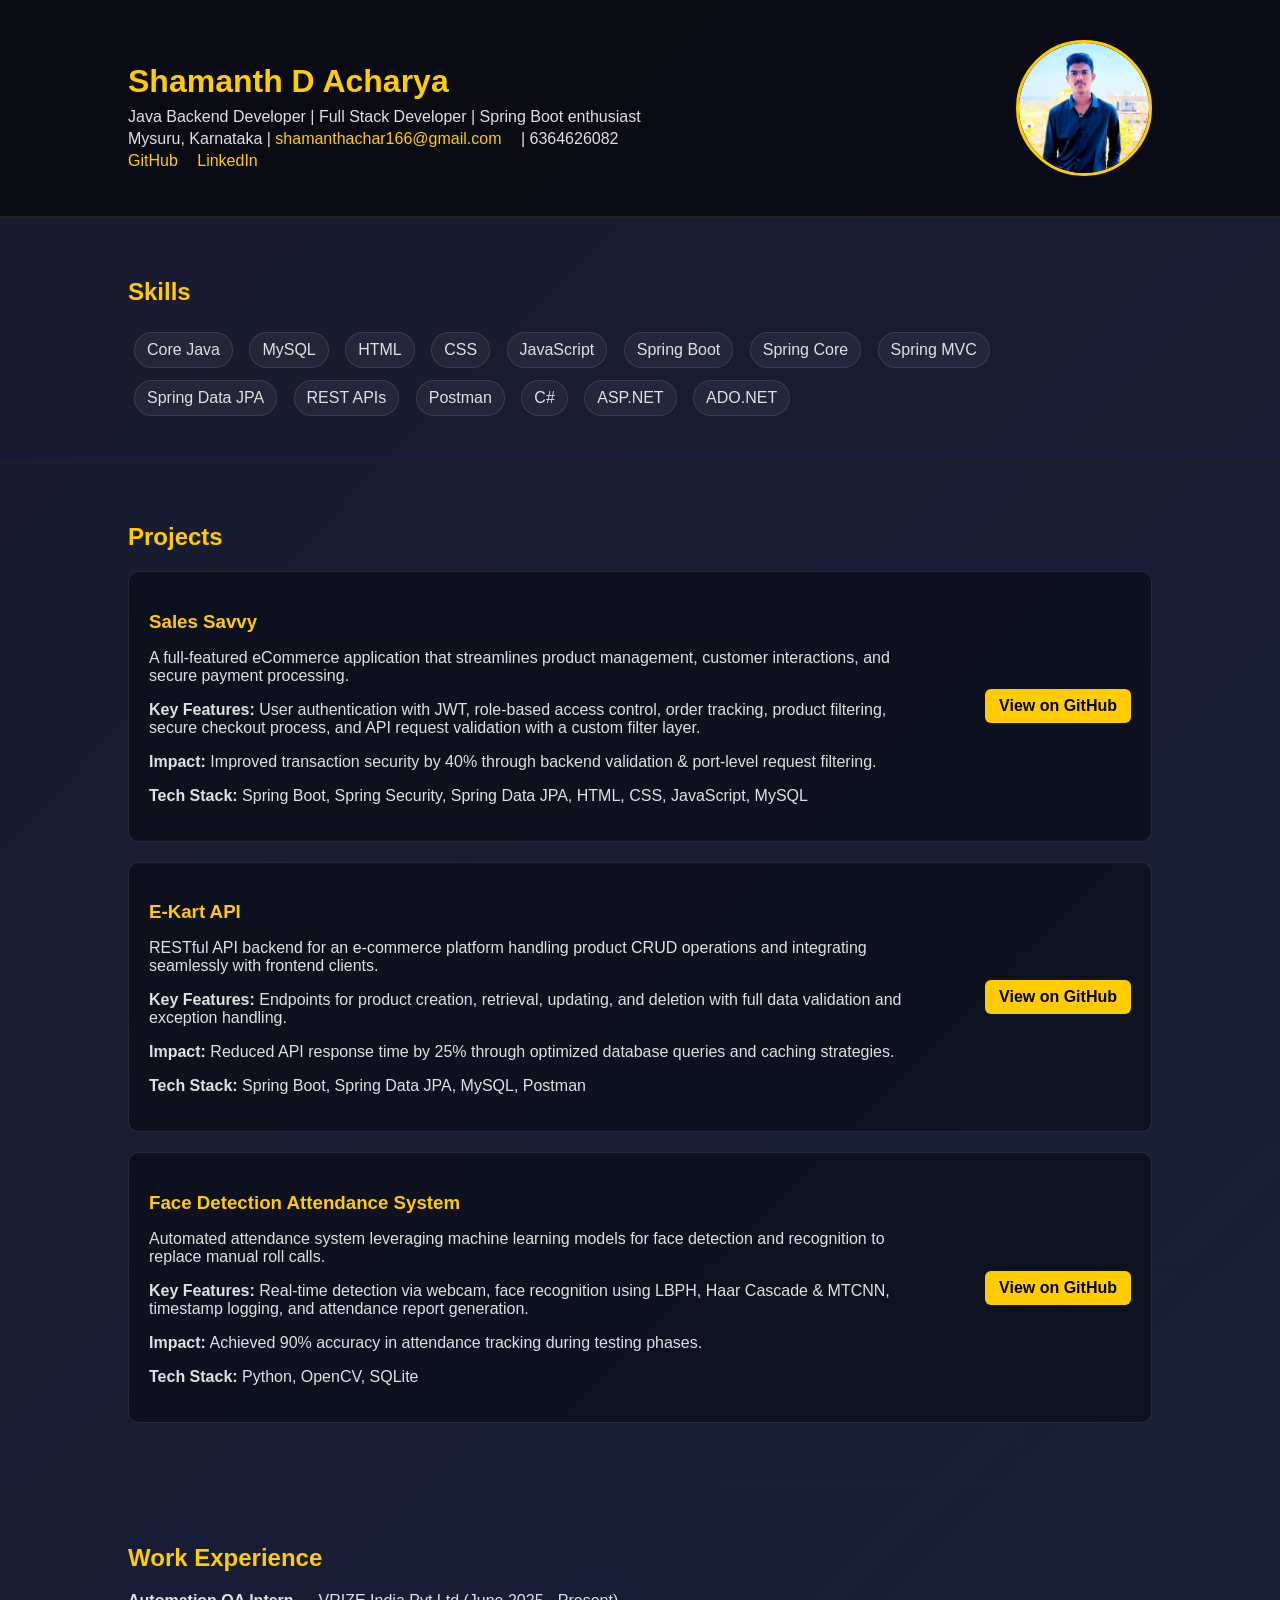
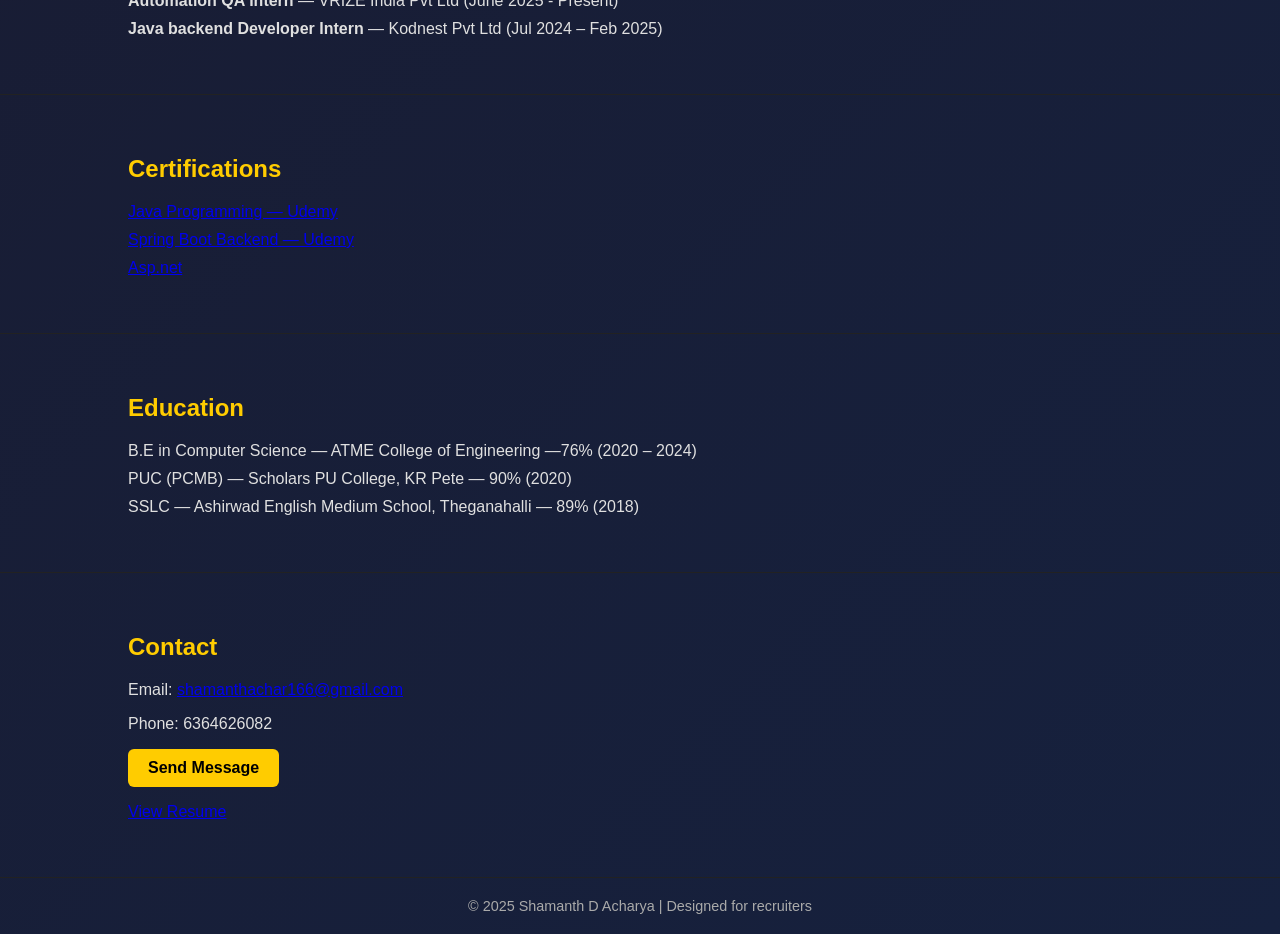
<file: index.html>
<!DOCTYPE html>
<html lang="en">
<head>
<meta charset="UTF-8" />
<meta name="viewport" content="width=device-width, initial-scale=1.0" />
<title>Shamanth D Acharya | Java Backend Developer</title>
</head>
<body>
    <link rel="stylesheet" href="style.css">

<header>
    <div>
        <h1>Shamanth D Acharya</h1>
        <p>Java Backend Developer | Full Stack Developer | Spring Boot enthusiast</p>
        <p>Mysuru, Karnataka | <a href="mailto:shamanthachar166@gmail.com">shamanthachar166@gmail.com</a> | 6364626082</p>
        <p>
            <a href="https://github.com/Sham1057u" target="_blank">GitHub</a> 
            <a href="http://linkedin.com/in/shamanthachar" target="_blank">LinkedIn</a>
        </p>
    </div>
    <img src="image.jpeg" alt="Shamanth Photo">
</header>

<section>
    <h2>Skills</h2>
    <div class="skills">
        <span>Core Java</span>
        <span>MySQL</span>
        <span>HTML</span>
        <span>CSS</span>
        <span>JavaScript</span>
        <span>Spring Boot</span>
        <span>Spring Core</span>
        <span>Spring MVC</span>
        <span>Spring Data JPA</span>
        <span>REST APIs</span>
        <span>Postman</span>
        <span>C#</span>
        <span>ASP.NET</span>
        <span>ADO.NET</span>
    </div>
</section>

<section>
    <h2>Projects</h2>
    <div class="project-card">
        <div class="project-info">
            <h3>Sales Savvy</h3>
            <p>A full-featured eCommerce application that streamlines product management, customer interactions, and secure payment processing.</p>
            <p><b>Key Features:</b> User authentication with JWT, role-based access control, order tracking, product filtering, secure checkout process, and API request validation with a custom filter layer.</p>
            <p><b>Impact:</b> Improved transaction security by 40% through backend validation & port-level request filtering.</p>
            <p><b>Tech Stack:</b> Spring Boot, Spring Security, Spring Data JPA, HTML, CSS, JavaScript, MySQL</p>
        </div>
        <a href="https://github.com/Sham1057u/SalesSavvy-backend" target="_blank">View on GitHub</a>
    </div>
    <div class="project-card">
        <div class="project-info">
            <h3>E-Kart API</h3>
            <p>RESTful API backend for an e-commerce platform handling product CRUD operations and integrating seamlessly with frontend clients.</p>
            <p><b>Key Features:</b> Endpoints for product creation, retrieval, updating, and deletion with full data validation and exception handling.</p>
            <p><b>Impact:</b> Reduced API response time by 25% through optimized database queries and caching strategies.</p>
            <p><b>Tech Stack:</b> Spring Boot, Spring Data JPA, MySQL, Postman</p>
        </div>
        <a href="https://github.com/Sham1057u/Ekart-API-CRUD-" target="_blank">View on GitHub</a>
    </div>
    <div class="project-card">
        <div class="project-info">
            <h3>Face Detection Attendance System</h3>
            <p>Automated attendance system leveraging machine learning models for face detection and recognition to replace manual roll calls.</p>
            <p><b>Key Features:</b> Real-time detection via webcam, face recognition using LBPH, Haar Cascade & MTCNN, timestamp logging, and attendance report generation.</p>
            <p><b>Impact:</b> Achieved 90% accuracy in attendance tracking during testing phases.</p>
            <p><b>Tech Stack:</b> Python, OpenCV, SQLite</p>
        </div>
        <a href="#" target="_blank">View on GitHub</a>
    </div>
</section>

<section>
    <h2>Work Experience</h2>
    <ul>
       
        <li><b>Automation QA Intern</b> — VRIZE India Pvt Ltd (June 2025 - Present)</li>
         <li><b>Java backend Developer Intern</b> — Kodnest Pvt Ltd (Jul 2024 – Feb 2025)</li>
    </ul>
</section>


<section>
    <h2>Certifications</h2>
    <ul>
        <li><a href="https://www.udemy.com/certificate/UC-d5efd099-0e4a-4c3a-bb67-aa26fba3e7b0/" target="_blank">Java Programming — Udemy</a></li>
        <li><a href="https://www.udemy.com/certificate/UC-91e26a4e-8141-4b75-96bf-87f08914f0f2/" target="_blank">Spring Boot Backend — Udemy</a></li>
        <li><a href="https://www.udemy.com/certificate/UC-4125b629-6561-4a04-bfbd-4440e50d1c01/" target="_blank">Asp.net</a></li>

    </ul>
</section>

<section>
    <h2>Education</h2>
    <ul>
        <li>B.E in Computer Science — ATME College of Engineering —76% (2020 – 2024)</li>
        <li>PUC (PCMB) — Scholars PU College, KR Pete — 90% (2020)</li>
        <li>SSLC — Ashirwad English Medium School, Theganahalli — 89% (2018)</li>
    </ul>
</section>



<section>
    <h2>Contact</h2>
    <p>Email: <a href="mailto:shamanthachar166@gmail.com">shamanthachar166@gmail.com</a></p>
    <p>Phone: 6364626082</p>
    <a class="contact-btn" href="https://mail.google.com/mail/?view=cm&fs=1&to=shamanthachar166@gmail.com" target="_blank">Send Message</a>
    <p><a href="https://drive.google.com/file/d/1h1T6FTpCTBScivVR36Tp8YVtrEbus56L/view?usp=drivesdk" download>View Resume</a></p>
</section>

<footer>
    &copy; 2025 Shamanth D Acharya | Designed for recruiters
</footer>

</body>
</html>
</file>
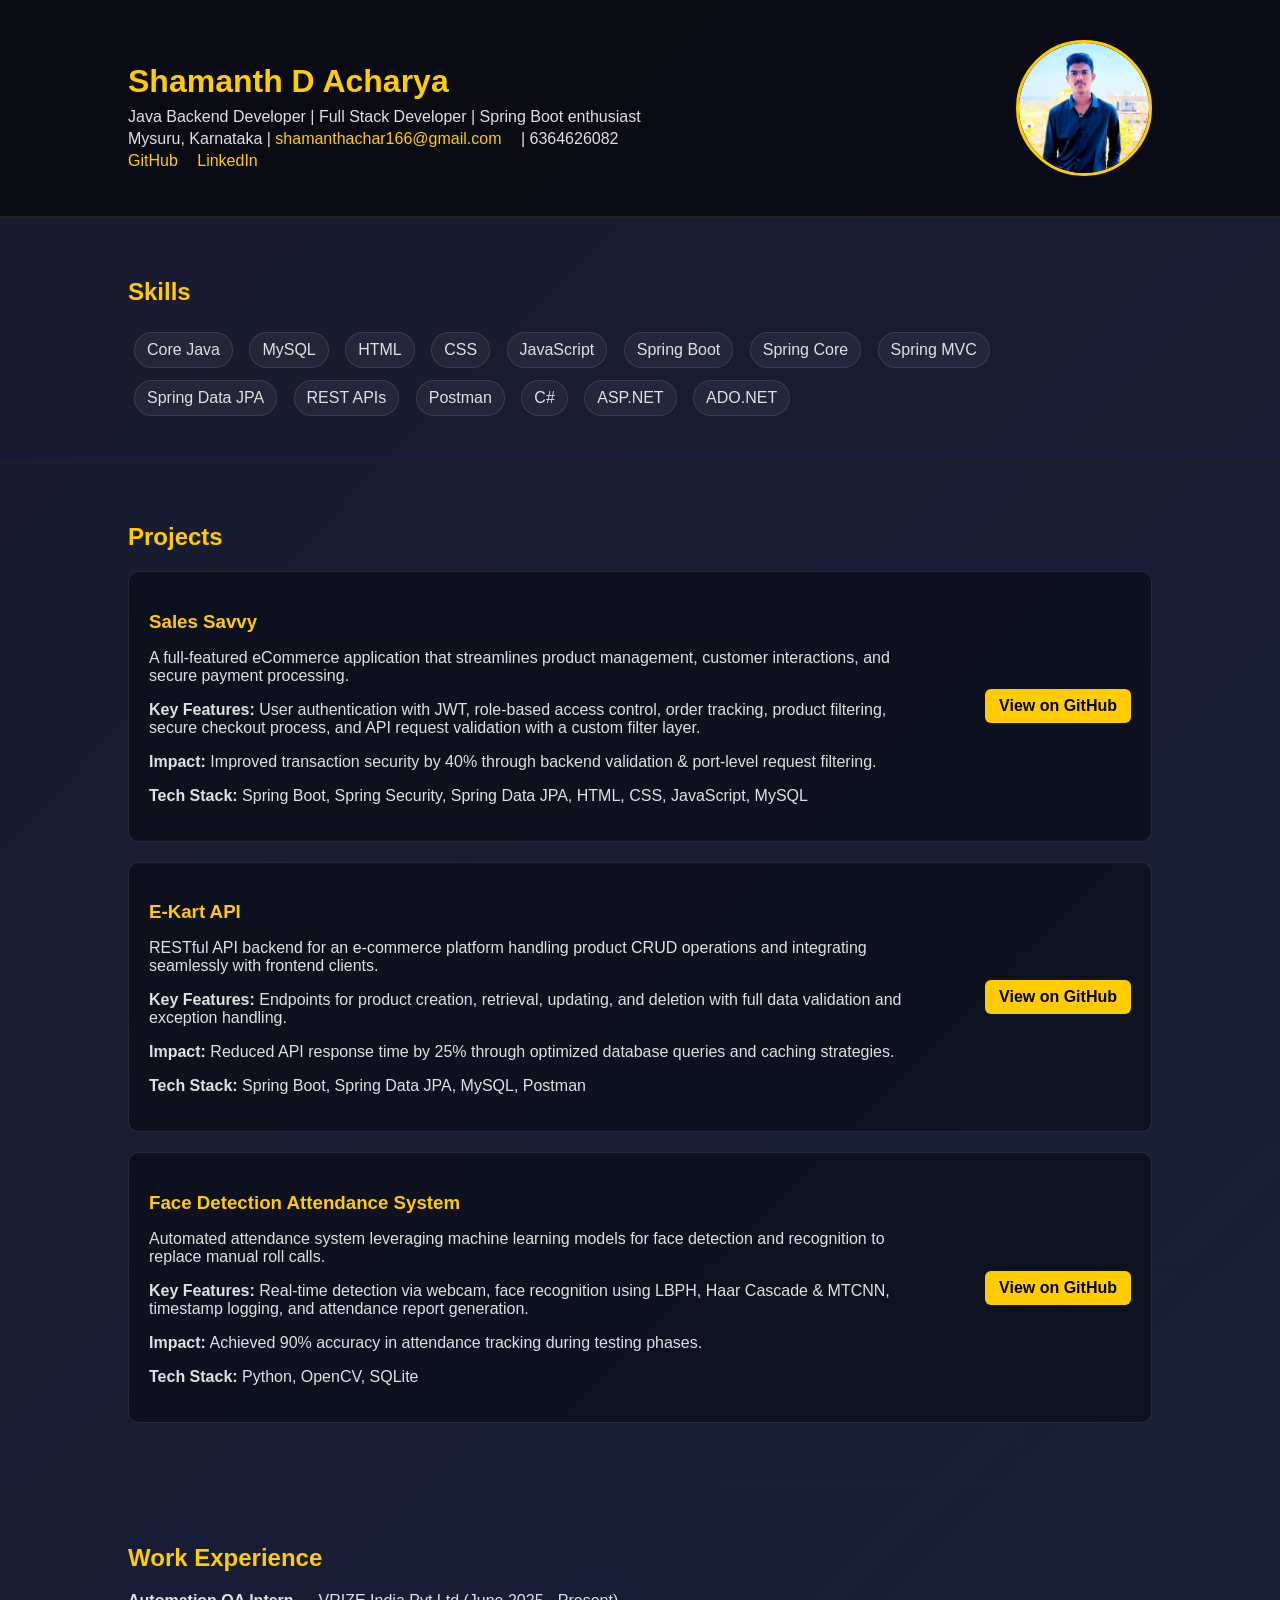
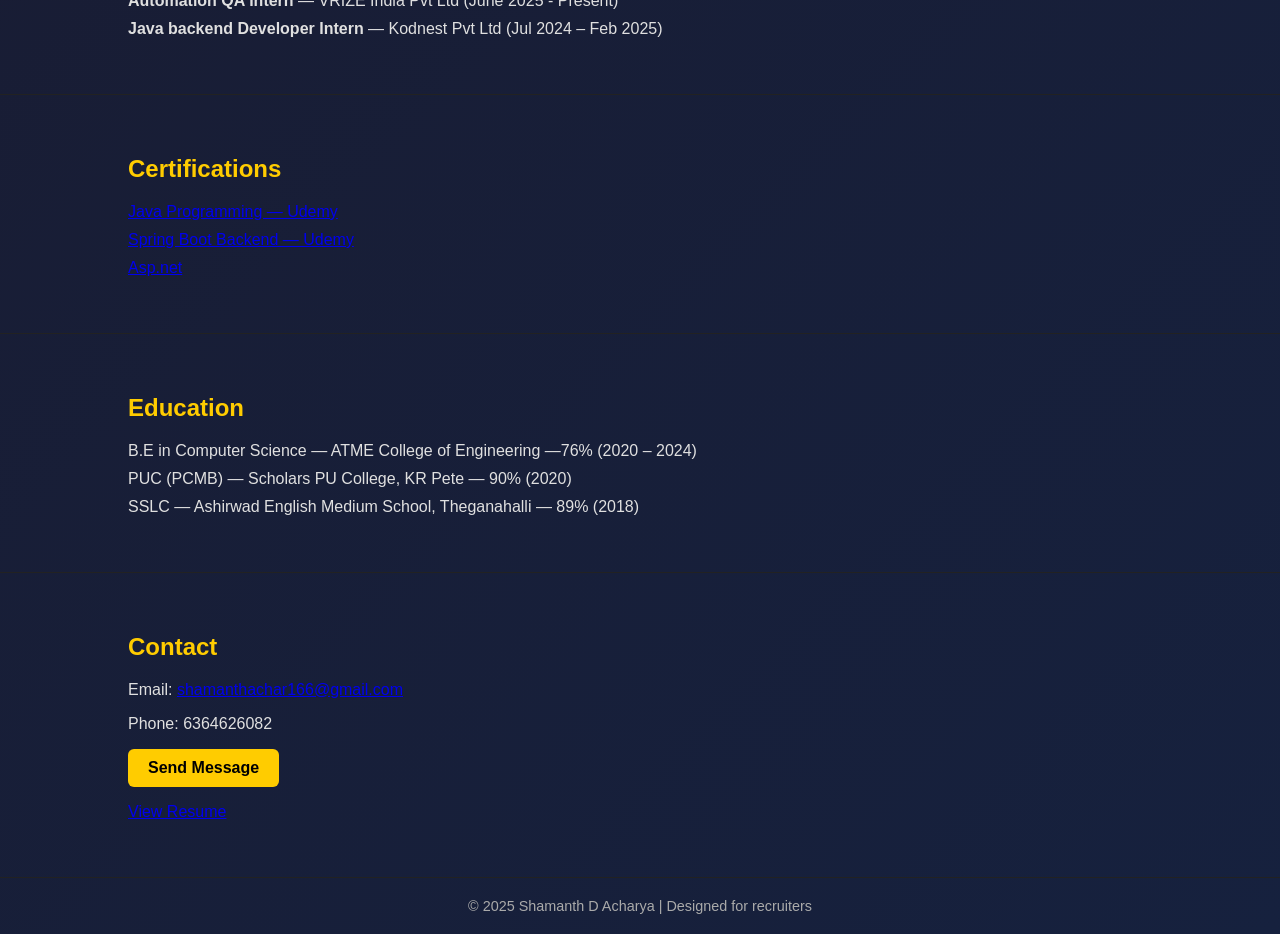
<file: index3.html>
<!DOCTYPE html>
<html lang="en">
<head>
<meta charset="UTF-8" />
<meta name="viewport" content="width=device-width, initial-scale=1.0" />
<title>Shamanth D Acharya | Java Backend Developer</title>
</head>
<body>
    <link rel="stylesheet" href="style.css">

<header>
    <div>
        <h1>Shamanth D Acharya</h1>
        <p>Java Backend Developer | Full Stack Developer | Spring Boot enthusiast</p>
        <p>Mysuru, Karnataka | <a href="mailto:shamanthachar166@gmail.com">shamanthachar166@gmail.com</a> | 6364626082</p>
        <p>
            <a href="https://github.com/Sham1057u" target="_blank">GitHub</a> 
            <a href="http://linkedin.com/in/shamanthachar" target="_blank">LinkedIn</a>
        </p>
    </div>
    <img src="image.jpeg" alt="Shamanth Photo">
</header>

<section>
    <h2>Skills</h2>
    <div class="skills">
        <span>Core Java</span>
        <span>MySQL</span>
        <span>HTML</span>
        <span>CSS</span>
        <span>JavaScript</span>
        <span>Spring Boot</span>
        <span>Spring Core</span>
        <span>Spring MVC</span>
        <span>Spring Data JPA</span>
        <span>REST APIs</span>
        <span>Postman</span>
        <span>C#</span>
        <span>ASP.NET</span>
        <span>ADO.NET</span>
    </div>
</section>

<section>
    <h2>Projects</h2>
    <div class="project-card">
        <div class="project-info">
            <h3>Sales Savvy</h3>
            <p>A full-featured eCommerce application that streamlines product management, customer interactions, and secure payment processing.</p>
            <p><b>Key Features:</b> User authentication with JWT, role-based access control, order tracking, product filtering, secure checkout process, and API request validation with a custom filter layer.</p>
            <p><b>Impact:</b> Improved transaction security by 40% through backend validation & port-level request filtering.</p>
            <p><b>Tech Stack:</b> Spring Boot, Spring Security, Spring Data JPA, HTML, CSS, JavaScript, MySQL</p>
        </div>
        <a href="https://github.com/Sham1057u/SalesSavvy-backend" target="_blank">View on GitHub</a>
    </div>
    <div class="project-card">
        <div class="project-info">
            <h3>E-Kart API</h3>
            <p>RESTful API backend for an e-commerce platform handling product CRUD operations and integrating seamlessly with frontend clients.</p>
            <p><b>Key Features:</b> Endpoints for product creation, retrieval, updating, and deletion with full data validation and exception handling.</p>
            <p><b>Impact:</b> Reduced API response time by 25% through optimized database queries and caching strategies.</p>
            <p><b>Tech Stack:</b> Spring Boot, Spring Data JPA, MySQL, Postman</p>
        </div>
        <a href="https://github.com/Sham1057u/Ekart-API-CRUD-" target="_blank">View on GitHub</a>
    </div>
    <div class="project-card">
        <div class="project-info">
            <h3>Face Detection Attendance System</h3>
            <p>Automated attendance system leveraging machine learning models for face detection and recognition to replace manual roll calls.</p>
            <p><b>Key Features:</b> Real-time detection via webcam, face recognition using LBPH, Haar Cascade & MTCNN, timestamp logging, and attendance report generation.</p>
            <p><b>Impact:</b> Achieved 90% accuracy in attendance tracking during testing phases.</p>
            <p><b>Tech Stack:</b> Python, OpenCV, SQLite</p>
        </div>
        <a href="#" target="_blank">View on GitHub</a>
    </div>
</section>

<section>
    <h2>Work Experience</h2>
    <ul>
       
        <li><b>Automation QA Intern</b> — VRIZE India Pvt Ltd (June 2025 - Present)</li>
         <li><b>Java backend Developer Intern</b> — Kodnest Pvt Ltd (Jul 2024 – Feb 2025)</li>
    </ul>
</section>


<section>
    <h2>Certifications</h2>
    <ul>
        <li><a href="https://www.udemy.com/certificate/UC-d5efd099-0e4a-4c3a-bb67-aa26fba3e7b0/" target="_blank">Java Programming — Udemy</a></li>
        <li><a href="https://www.udemy.com/certificate/UC-91e26a4e-8141-4b75-96bf-87f08914f0f2/" target="_blank">Spring Boot Backend — Udemy</a></li>
        <li><a href="https://www.udemy.com/certificate/UC-4125b629-6561-4a04-bfbd-4440e50d1c01/" target="_blank">Asp.net</a></li>

    </ul>
</section>

<section>
    <h2>Education</h2>
    <ul>
        <li>B.E in Computer Science — ATME College of Engineering —76% (2020 – 2024)</li>
        <li>PUC (PCMB) — Scholars PU College, KR Pete — 90% (2020)</li>
        <li>SSLC — Ashirwad English Medium School, Theganahalli — 89% (2018)</li>
    </ul>
</section>



<section>
    <h2>Contact</h2>
    <p>Email: <a href="mailto:shamanthachar166@gmail.com">shamanthachar166@gmail.com</a></p>
    <p>Phone: 6364626082</p>
    <a class="contact-btn" href="https://mail.google.com/mail/?view=cm&fs=1&to=shamanthachar166@gmail.com" target="_blank">Send Message</a>
    <p><a href="https://drive.google.com/file/d/1YhyXVcjwv63BxvExwvFBq6RZBqZ5j-EH/view" download>View Resume</a></p>
</section>

<footer>
    &copy; 2025 Shamanth D Acharya | Designed for recruiters
</footer>

</body>
</html>
</file>
<file: style.css>
body {
        margin: 0;
        font-family: 'Segoe UI', Tahoma, Geneva, Verdana, sans-serif;
        background: linear-gradient(135deg, #1a1a2e, #16213e);
        color: #e0e0e0;
    }
    header {
        display: flex;
        justify-content: space-between;
        align-items: center;
        padding: 40px 10%;
        background: rgba(0,0,0,0.6);
        border-bottom: 2px solid #222;
    }
    header img {
        width: 130px;
        height: 130px;
        border-radius: 50%;
        border: 3px solid #ffcc00;
        object-fit: cover;
    }
    header h1 {
        color: #ffcc00;
        margin-bottom: 8px;
        font-size: 2rem;
    }
    header p {
        margin: 4px 0;
        font-size: 1rem;
    }
    header a {
        color: #ffcc00;
        text-decoration: none;
        margin-right: 15px;
    }
    header a:hover {
        text-decoration: underline;
    }
    section {
        padding: 40px 10%;
        border-bottom: 1px solid #222;
    }
    h2 {
        color: #ffcc00;
        margin-bottom: 20px;
        font-size: 1.5rem;
    }
    .skills span {
        background: rgba(255, 255, 255, 0.05);
        padding: 8px 12px;
        margin: 6px;
        border-radius: 20px;
        display: inline-block;
        border: 1px solid rgba(255, 255, 255, 0.1);
    }
    .project-card {
        background: rgba(0,0,0,0.4);
        padding: 20px;
        margin-bottom: 20px;
        border-radius: 10px;
        border: 1px solid rgba(255,255,255,0.1);
        display: flex;
        justify-content: space-between;
        align-items: center;
        transition: transform 0.2s ease, border-color 0.3s ease;
    }
    .project-card:hover {
        transform: translateY(-5px);
        border-color: #ffcc00;
    }
    .project-info {
        max-width: 80%;
    }
    .project-card h3 {
        color: #ffcc00;
        margin-bottom: 8px;
    }
    .project-card a {
        background: #ffcc00;
        color: #000;
        padding: 8px 14px;
        border-radius: 6px;
        text-decoration: none;
        font-weight: bold;
        transition: background 0.3s ease;
    }
    .project-card a:hover {
        background: #e6b800;
    }
    ul {
        list-style-type: none;
        padding: 0;
    }
    li {
        margin-bottom: 10px;
    }
    .contact-btn {
        display: inline-block;
        background: #ffcc00;
        color: #000;
        padding: 10px 20px;
        border-radius: 6px;
        text-decoration: none;
        font-weight: bold;
        transition: background 0.3s ease;
    }
    .contact-btn:hover {
        background: #e6b800;
    }
    footer {
        text-align: center;
        padding: 20px;
        font-size: 0.9rem;
        color: #aaa;
    }
</file>
